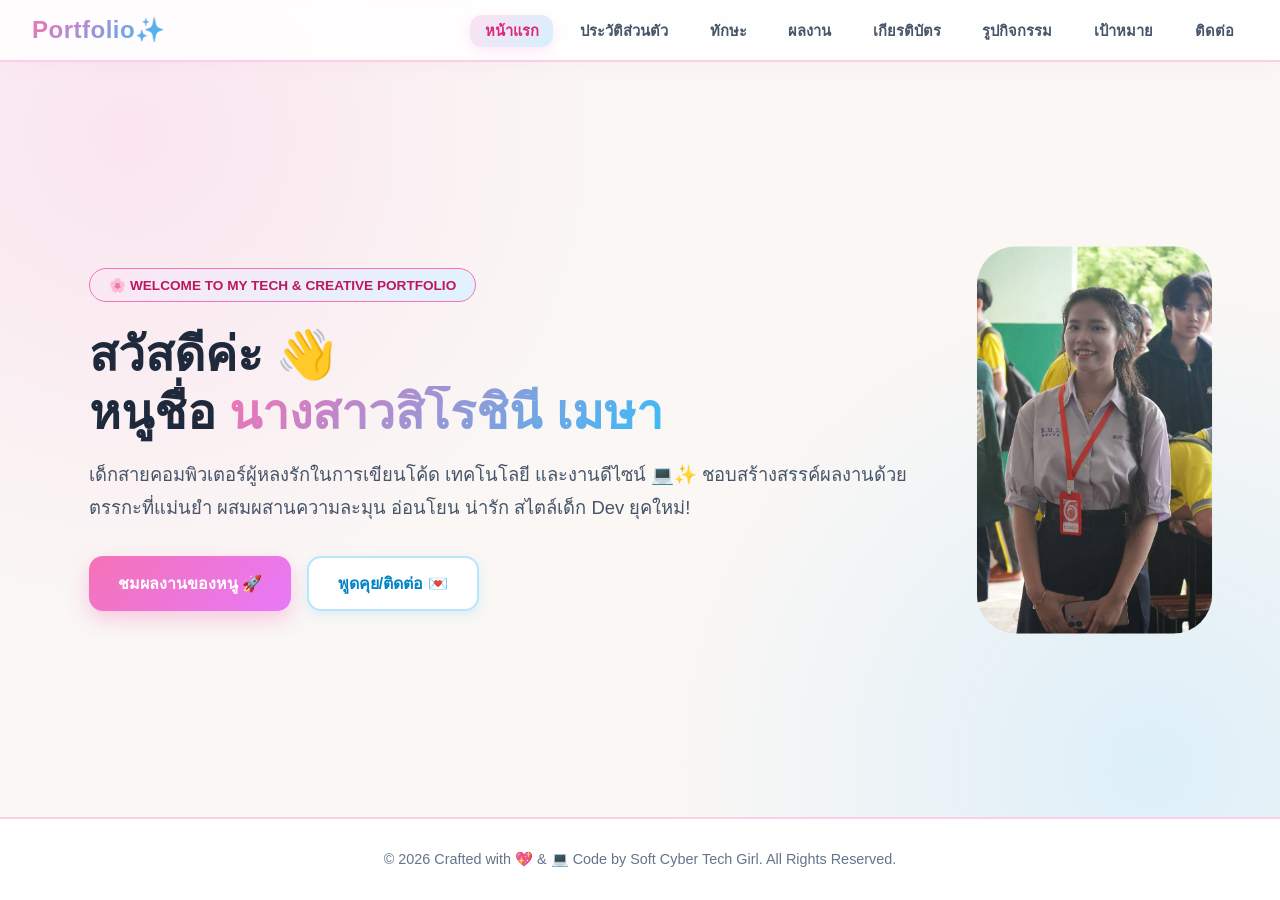
<file: index.html>
<!DOCTYPE html>
<html lang="th">
<head>
    <meta charset="UTF-8">
    <meta name="viewport" content="width=device-width, initial-scale=1.0">
    <title>Portfolio - หน้าแรก</title>
    <link rel="stylesheet" href="style.css">
</head>
<body>
    
    <navbar>
        <div class="logo">Portfolio✨</div>
        <ul class="nav-links">
            <li><a href="index.html" class="active">หน้าแรก</a></li><li><a href="about.html" >ประวัติส่วนตัว</a></li><li><a href="skills.html" >ทักษะ</a></li><li><a href="portfolio.html" >ผลงาน</a></li><li><a href="certificates.html" >เกียรติบัตร</a></li><li><a href="activities.html" >รูปกิจกรรม</a></li><li><a href="goals.html" >เป้าหมาย</a></li><li><a href="contact.html" >ติดต่อ</a></li>
        </ul>
    </navbar>
    
    <main style="display: flex; align-items: center;">
        <section class="hero">
            <div class="hero-content">
                <span class="badge">🌸 WELCOME TO MY TECH & CREATIVE PORTFOLIO</span>
                <h1 class="hero-title">สวัสดีค่ะ 👋<br>หนูชื่อ <span>นางสาวสิโรชินี เมษา</span></h1>
                <p class="hero-desc">
                    เด็กสายคอมพิวเตอร์ผู้หลงรักในการเขียนโค้ด เทคโนโลยี และงานดีไซน์ 💻✨ 
                    ชอบสร้างสรรค์ผลงานด้วยตรรกะที่แม่นยำ ผสมผสานความละมุน อ่อนโยน น่ารัก สไตล์เด็ก Dev ยุคใหม่!
                </p>
                <div class="hero-btns">
                    <a href="portfolio.html" class="btn-primary">ชมผลงานของหนู 🚀</a>
                    <a href="contact.html" class="btn-secondary">พูดคุย/ติดต่อ 💌</a>
                </div>
            </div>
            <div class="profile-avatar">
                <img src="img/4.jpg" alt="Profile Picture" style="width: 100%; height: 100%; object-fit: cover; transform: scale(1.3); object-position: 60% 15%;">
            </div>
        </section>
    </main>
    
    <footer>
        <p>© 2026 Crafted with 💖 & 💻 Code by Soft Cyber Tech Girl. All Rights Reserved.</p>
    </footer>
    
</body>
</html>
</file>
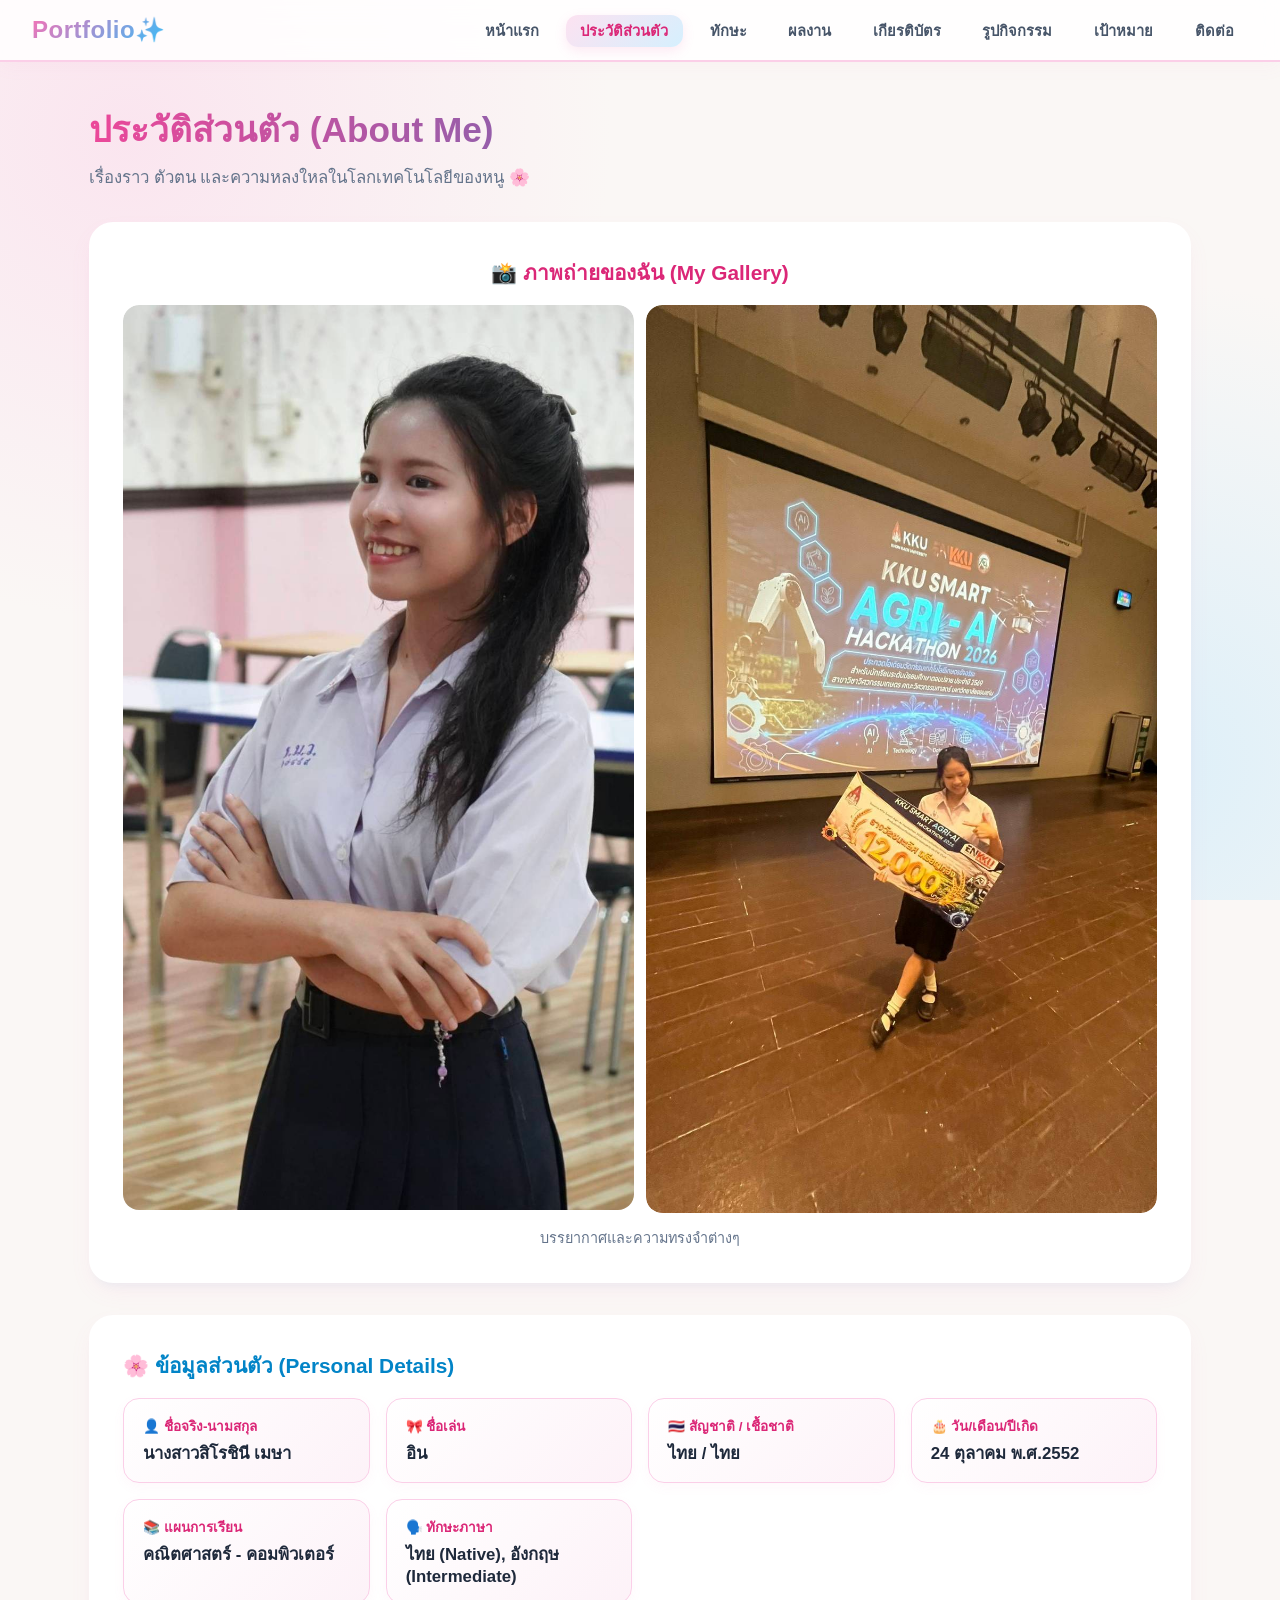
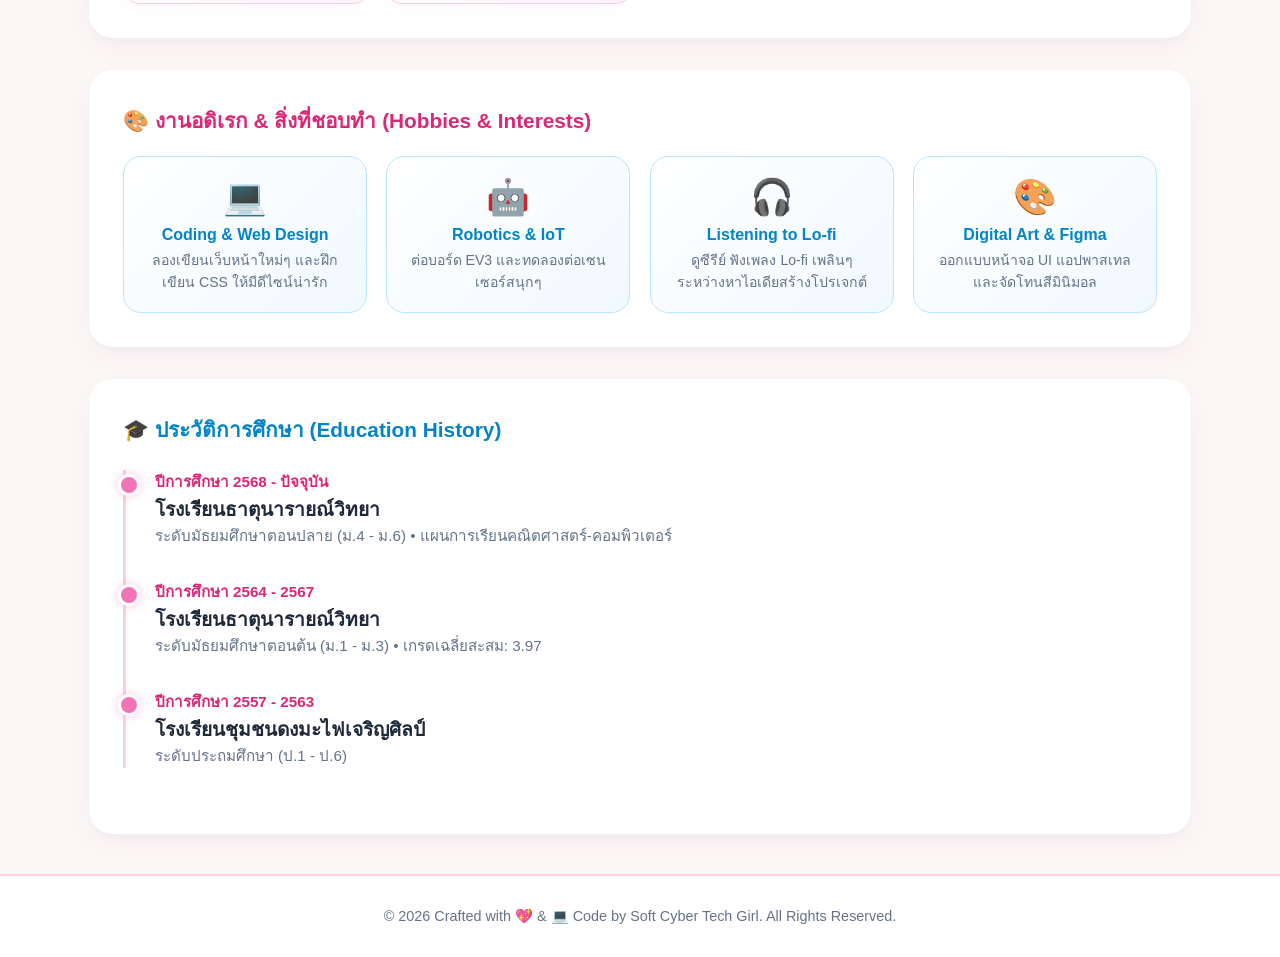
<file: about.html>
<!DOCTYPE html>
<html lang="th">
<head>
    <meta charset="UTF-8">
    <meta name="viewport" content="width=device-width, initial-scale=1.0">
    <title>Portfolio - ประวัติส่วนตัว</title>
    <link rel="stylesheet" href="style.css">
</head>
<body>
    
    <navbar>
        <div class="logo">Portfolio✨</div>
        <ul class="nav-links">
            <li><a href="index.html" >หน้าแรก</a></li><li><a href="about.html" class="active">ประวัติส่วนตัว</a></li><li><a href="skills.html" >ทักษะ</a></li><li><a href="portfolio.html" >ผลงาน</a></li><li><a href="certificates.html" >เกียรติบัตร</a></li><li><a href="activities.html" >รูปกิจกรรม</a></li><li><a href="goals.html" >เป้าหมาย</a></li><li><a href="contact.html" >ติดต่อ</a></li>
        </ul>
    </navbar>
    
    <main>
        <h1 class="page-title">ประวัติส่วนตัว (About Me)</h1>
        <p class="page-subtitle">เรื่องราว ตัวตน และความหลงใหลในโลกเทคโนโลยีของหนู 🌸</p>

        <!-- Section 1: รูปภาพของเรา (ปรับแก้ให้รูปไม่โดนตัด/ไม่เลื่อน) -->
        <div class="card" style="text-align: center; margin-bottom: 2rem;">
            <h2 style="color: #db2777; margin-bottom: 1rem; font-size: 1.3rem;">📸 ภาพถ่ายของฉัน (My Gallery)</h2>
            
            <div style="display: flex; gap: 0.8rem; flex-wrap: wrap;">
                <!-- รูปที่ 1 -->
                <div style="flex: 1; min-width: 250px; border-radius: 16px; overflow: hidden;">
                    <img src="img/8.jpg" alt="Profile Picture" style="width: 100%; height: auto; display: block; border-radius: 16px;">
                </div>
                <!-- รูปที่ 2 -->
                <div style="flex: 1; min-width: 250px; border-radius: 16px; overflow: hidden;">
                    <img src="img/7.jpg" alt="Profile Picture" style="width: 100%; height: auto; display: block; border-radius: 16px;">
                </div>
            </div>
            
            <p style="margin-top: 0.8rem; font-size: 0.9rem; color: var(--text-muted);">บรรยากาศและความทรงจำต่างๆ</p>
        </div>

        <!-- Section 2: ข้อมูลส่วนตัวแบบกรอบแต่ละบรรทัด (Boxed Info Grid) -->
        <div class="card" style="margin-bottom: 2rem;">
            <h2 style="color: #0284c7; margin-bottom: 0.8rem; font-size: 1.3rem;">🌸 ข้อมูลส่วนตัว (Personal Details)</h2>
            
            <div class="info-box-grid">
                <div class="info-box">
                    <div class="info-label">👤 ชื่อจริง-นามสกุล</div>
                    <div class="info-value">นางสาวสิโรชินี เมษา</div>
                </div>
                <div class="info-box">
                    <div class="info-label">🎀 ชื่อเล่น</div>
                    <div class="info-value">อิน</div>
                </div>
                <div class="info-box">
                    <div class="info-label">🇹🇭 สัญชาติ / เชื้อชาติ</div>
                    <div class="info-value">ไทย / ไทย</div>
                </div>
                <div class="info-box">
                    <div class="info-label">🎂 วัน/เดือน/ปีเกิด</div>
                    <div class="info-value">24 ตุลาคม พ.ศ.2552</div>
                </div>
                <div class="info-box">
                    <div class="info-label">📚 แผนการเรียน</div>
                    <div class="info-value">คณิตศาสตร์ - คอมพิวเตอร์</div>
                </div>
                <div class="info-box">
                    <div class="info-label">🗣️ ทักษะภาษา</div>
                    <div class="info-value">ไทย (Native), อังกฤษ (Intermediate)</div>
                </div>
            </div>
        </div>

        <!-- Section 3: งานอดิเรก (Hobbies) -->
        <div class="card" style="margin-bottom: 2rem;">
            <h2 style="color: #db2777; margin-bottom: 1.2rem; font-size: 1.3rem;">🎨 งานอดิเรก & สิ่งที่ชอบทำ (Hobbies & Interests)</h2>
            <div class="grid-4">
                <div class="hobby-card">
                    <div class="hobby-icon">💻</div>
                    <div class="hobby-title">Coding & Web Design</div>
                    <div class="hobby-desc">ลองเขียนเว็บหน้าใหม่ๆ และฝึกเขียน CSS ให้มีดีไซน์น่ารัก</div>
                </div>
                <div class="hobby-card">
                    <div class="hobby-icon">🤖</div>
                    <div class="hobby-title">Robotics & IoT</div>
                    <div class="hobby-desc">ต่อบอร์ด EV3 และทดลองต่อเซนเซอร์สนุกๆ</div>
                </div>
                <div class="hobby-card">
                    <div class="hobby-icon">🎧</div>
                    <div class="hobby-title">Listening to Lo-fi</div>
                    <div class="hobby-desc">ดูซีรีย์ ฟังเพลง Lo-fi เพลินๆ ระหว่างหาไอเดียสร้างโปรเจกต์</div>
                </div>
                <div class="hobby-card">
                    <div class="hobby-icon">🎨</div>
                    <div class="hobby-title">Digital Art & Figma</div>
                    <div class="hobby-desc">ออกแบบหน้าจอ UI แอปพาสเทลและจัดโทนสีมินิมอล</div>
                </div>
            </div>
        </div>

        <!-- Section 4: ประวัติการศึกษา -->
        <div class="card">
            <h2 style="color: #0284c7; margin-bottom: 1.5rem; font-size: 1.3rem;">🎓 ประวัติการศึกษา (Education History)</h2>
            <div class="timeline">
                <div class="timeline-item">
                    <div class="timeline-year">ปีการศึกษา 2568 - ปัจจุบัน</div>
                    <div class="timeline-school">โรงเรียนธาตุนารายณ์วิทยา</div>
                    <div class="timeline-degree">ระดับมัธยมศึกษาตอนปลาย (ม.4 - ม.6) • แผนการเรียนคณิตศาสตร์-คอมพิวเตอร์</div>
                </div>
                <div class="timeline-item">
                    <div class="timeline-year">ปีการศึกษา 2564 - 2567</div>
                    <div class="timeline-school">โรงเรียนธาตุนารายณ์วิทยา</div>
                    <div class="timeline-degree">ระดับมัธยมศึกษาตอนต้น (ม.1 - ม.3) • เกรดเฉลี่ยสะสม: 3.97</div>
                </div>
                <div class="timeline-item">
                    <div class="timeline-year">ปีการศึกษา 2557 - 2563</div>
                    <div class="timeline-school">โรงเรียนชุมชนดงมะไฟเจริญศิลป์</div>
                    <div class="timeline-degree">ระดับประถมศึกษา (ป.1 - ป.6)</div>
                </div>
            </div>
        </div>
    </main>
    
    <footer>
        <p>© 2026 Crafted with 💖 & 💻 Code by Soft Cyber Tech Girl. All Rights Reserved.</p>
    </footer>
    
</body>
</html>
</file>
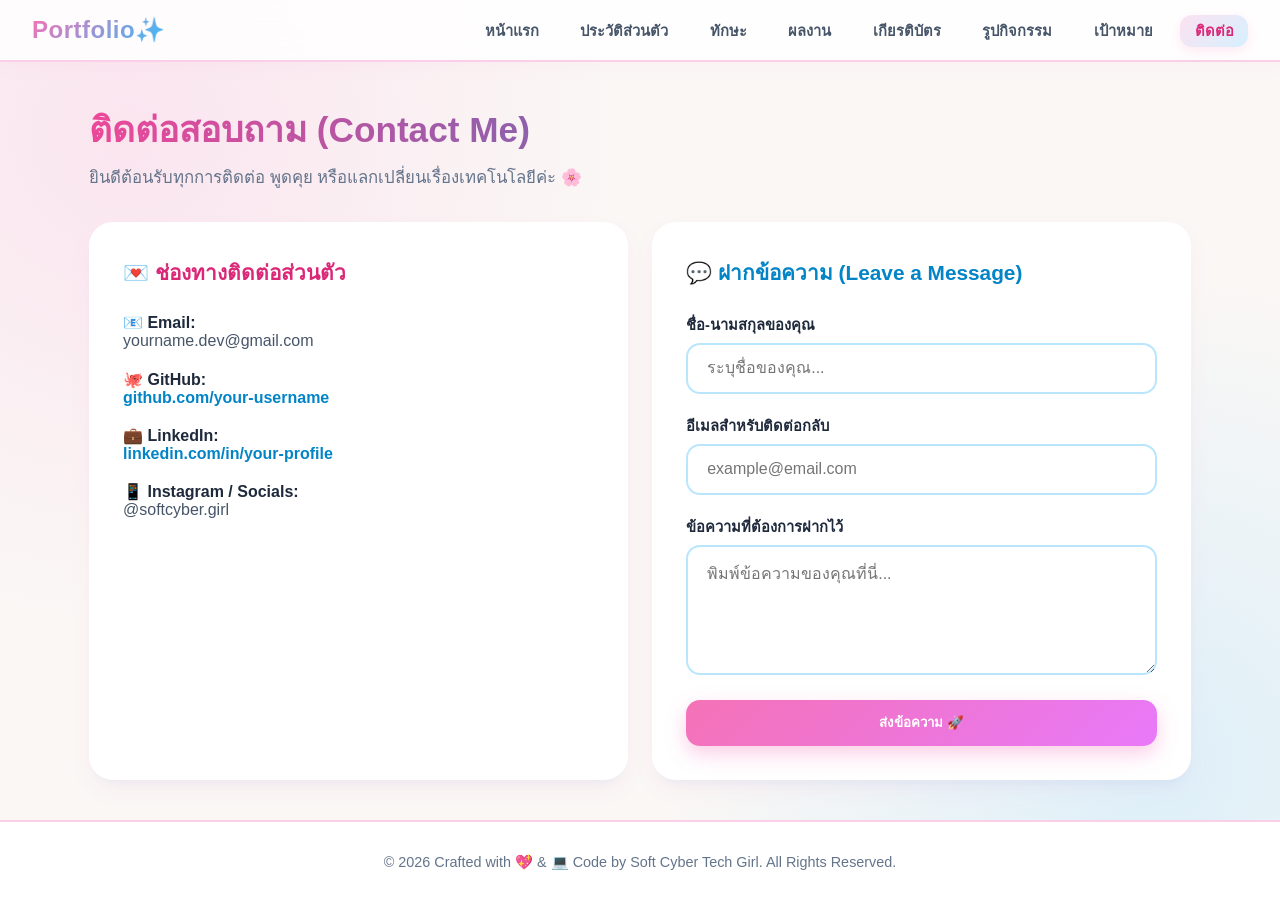
<file: contact.html>
<!DOCTYPE html>
<html lang="th">
<head>
    <meta charset="UTF-8">
    <meta name="viewport" content="width=device-width, initial-scale=1.0">
    <title>Portfolio - ติดต่อสอบถาม</title>
    <link rel="stylesheet" href="style.css">
</head>
<body>
    
    <navbar>
        <div class="logo">Portfolio✨</div>
        <ul class="nav-links">
            <li><a href="index.html" >หน้าแรก</a></li><li><a href="about.html" >ประวัติส่วนตัว</a></li><li><a href="skills.html" >ทักษะ</a></li><li><a href="portfolio.html" >ผลงาน</a></li><li><a href="certificates.html" >เกียรติบัตร</a></li><li><a href="activities.html" >รูปกิจกรรม</a></li><li><a href="goals.html" >เป้าหมาย</a></li><li><a href="contact.html" class="active">ติดต่อ</a></li>
        </ul>
    </navbar>
    
    <main>
        <h1 class="page-title">ติดต่อสอบถาม (Contact Me)</h1>
        <p class="page-subtitle">ยินดีต้อนรับทุกการติดต่อ พูดคุย หรือแลกเปลี่ยนเรื่องเทคโนโลยีค่ะ 🌸</p>

        <div class="grid-2">
            <!-- Contact Info Card -->
            <div class="card">
                <h2 style="color: #db2777; margin-bottom: 1.5rem; font-size: 1.3rem;">💌 ช่องทางติดต่อส่วนตัว</h2>
                
                <div style="display: flex; flex-direction: column; gap: 1.2rem;">
                    <div>
                        <strong style="color: var(--text-primary); display: block;">📧 Email:</strong>
                        <span style="color: var(--text-secondary);">yourname.dev@gmail.com</span>
                    </div>
                    <div>
                        <strong style="color: var(--text-primary); display: block;">🐙 GitHub:</strong>
                        <a href="https://github.com" target="_blank" style="color: #0284c7; text-decoration: none; font-weight: 600;">github.com/your-username</a>
                    </div>
                    <div>
                        <strong style="color: var(--text-primary); display: block;">💼 LinkedIn:</strong>
                        <a href="https://linkedin.com" target="_blank" style="color: #0284c7; text-decoration: none; font-weight: 600;">linkedin.com/in/your-profile</a>
                    </div>
                    <div>
                        <strong style="color: var(--text-primary); display: block;">📱 Instagram / Socials:</strong>
                        <span style="color: var(--text-secondary);">@softcyber.girl</span>
                    </div>
                </div>
            </div>

            <!-- Contact Form Card -->
            <div class="card">
                <h2 style="color: #0284c7; margin-bottom: 1.5rem; font-size: 1.3rem;">💬 ฝากข้อความ (Leave a Message)</h2>
                <form action="#" method="POST" onsubmit="event.preventDefault(); alert('ขอบคุณสำหรับข้อความค่ะ! (ตัวอย่างฟอร์ม)');">
                    <div class="form-group">
                        <label for="name">ชื่อ-นามสกุลของคุณ</label>
                        <input type="text" id="name" name="name" class="form-control" placeholder="ระบุชื่อของคุณ..." required>
                    </div>

                    <div class="form-group">
                        <label for="email">อีเมลสำหรับติดต่อกลับ</label>
                        <input type="email" id="email" name="email" class="form-control" placeholder="example@email.com" required>
                    </div>

                    <div class="form-group">
                        <label for="message">ข้อความที่ต้องการฝากไว้</label>
                        <textarea id="message" name="message" class="form-control" placeholder="พิมพ์ข้อความของคุณที่นี่..." required></textarea>
                    </div>

                    <button type="submit" class="btn-primary" style="width: 100%;">ส่งข้อความ 🚀</button>
                </form>
            </div>
        </div>
    </main>
    
    <footer>
        <p>© 2026 Crafted with 💖 & 💻 Code by Soft Cyber Tech Girl. All Rights Reserved.</p>
    </footer>
    
</body>
</html>
</file>
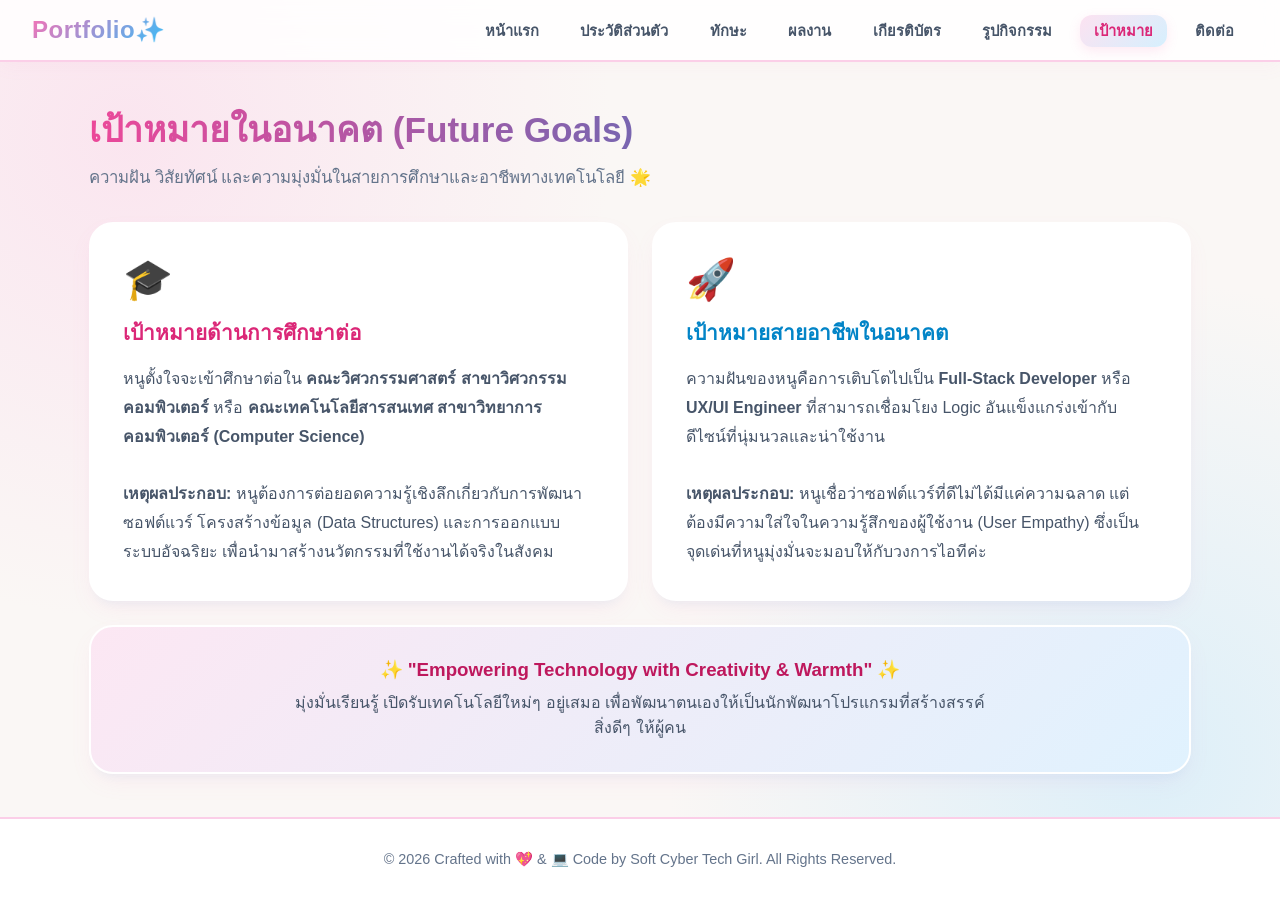
<file: goals.html>
<!DOCTYPE html>
<html lang="th">
<head>
    <meta charset="UTF-8">
    <meta name="viewport" content="width=device-width, initial-scale=1.0">
    <title>Portfolio - เป้าหมายในอนาคต</title>
    <link rel="stylesheet" href="style.css">
</head>
<body>
    
    <navbar>
        <div class="logo">Portfolio✨</div>
        <ul class="nav-links">
            <li><a href="index.html" >หน้าแรก</a></li><li><a href="about.html" >ประวัติส่วนตัว</a></li><li><a href="skills.html" >ทักษะ</a></li><li><a href="portfolio.html" >ผลงาน</a></li><li><a href="certificates.html" >เกียรติบัตร</a></li><li><a href="activities.html" >รูปกิจกรรม</a></li><li><a href="goals.html" class="active">เป้าหมาย</a></li><li><a href="contact.html" >ติดต่อ</a></li>
        </ul>
    </navbar>
    
    <main>
        <h1 class="page-title">เป้าหมายในอนาคต (Future Goals)</h1>
        <p class="page-subtitle">ความฝัน วิสัยทัศน์ และความมุ่งมั่นในสายการศึกษาและอาชีพทางเทคโนโลยี 🌟</p>

        <div class="grid-2">
            <div class="card">
                <div style="font-size: 2.5rem; margin-bottom: 0.8rem;">🎓</div>
                <h2 style="color: #db2777; margin-bottom: 1rem; font-size: 1.3rem;">เป้าหมายด้านการศึกษาต่อ</h2>
                <p style="color: var(--text-secondary); line-height: 1.8;">
                    หนูตั้งใจจะเข้าศึกษาต่อใน <strong>คณะวิศวกรรมศาสตร์ สาขาวิศวกรรมคอมพิวเตอร์</strong> หรือ <strong>คณะเทคโนโลยีสารสนเทศ สาขาวิทยาการคอมพิวเตอร์ (Computer Science)</strong>
                    <br><br>
                    <strong>เหตุผลประกอบ:</strong> หนูต้องการต่อยอดความรู้เชิงลึกเกี่ยวกับการพัฒนาซอฟต์แวร์ โครงสร้างข้อมูล (Data Structures) และการออกแบบระบบอัจฉริยะ เพื่อนำมาสร้างนวัตกรรมที่ใช้งานได้จริงในสังคม
                </p>
            </div>

            <div class="card">
                <div style="font-size: 2.5rem; margin-bottom: 0.8rem;">🚀</div>
                <h2 style="color: #0284c7; margin-bottom: 1rem; font-size: 1.3rem;">เป้าหมายสายอาชีพในอนาคต</h2>
                <p style="color: var(--text-secondary); line-height: 1.8;">
                    ความฝันของหนูคือการเติบโตไปเป็น <strong>Full-Stack Developer</strong> หรือ <strong>UX/UI Engineer</strong> ที่สามารถเชื่อมโยง Logic อันแข็งแกร่งเข้ากับดีไซน์ที่นุ่มนวลและน่าใช้งาน
                    <br><br>
                    <strong>เหตุผลประกอบ:</strong> หนูเชื่อว่าซอฟต์แวร์ที่ดีไม่ได้มีแค่ความฉลาด แต่ต้องมีความใส่ใจในความรู้สึกของผู้ใช้งาน (User Empathy) ซึ่งเป็นจุดเด่นที่หนูมุ่งมั่นจะมอบให้กับวงการไอทีค่ะ
                </p>
            </div>
        </div>

        <div class="card" style="margin-top: 1.5rem; text-align: center; background: linear-gradient(135deg, #fce7f3, #e0f2fe);">
            <h3 style="color: #be185d; margin-bottom: 0.6rem;">✨ "Empowering Technology with Creativity & Warmth" ✨</h3>
            <p style="color: var(--text-secondary); max-width: 700px; margin: 0 auto;">
                มุ่งมั่นเรียนรู้ เปิดรับเทคโนโลยีใหม่ๆ อยู่เสมอ เพื่อพัฒนาตนเองให้เป็นนักพัฒนาโปรแกรมที่สร้างสรรค์สิ่งดีๆ ให้ผู้คน
            </p>
        </div>
    </main>
    
    <footer>
        <p>© 2026 Crafted with 💖 & 💻 Code by Soft Cyber Tech Girl. All Rights Reserved.</p>
    </footer>
    
</body>
</html>
</file>
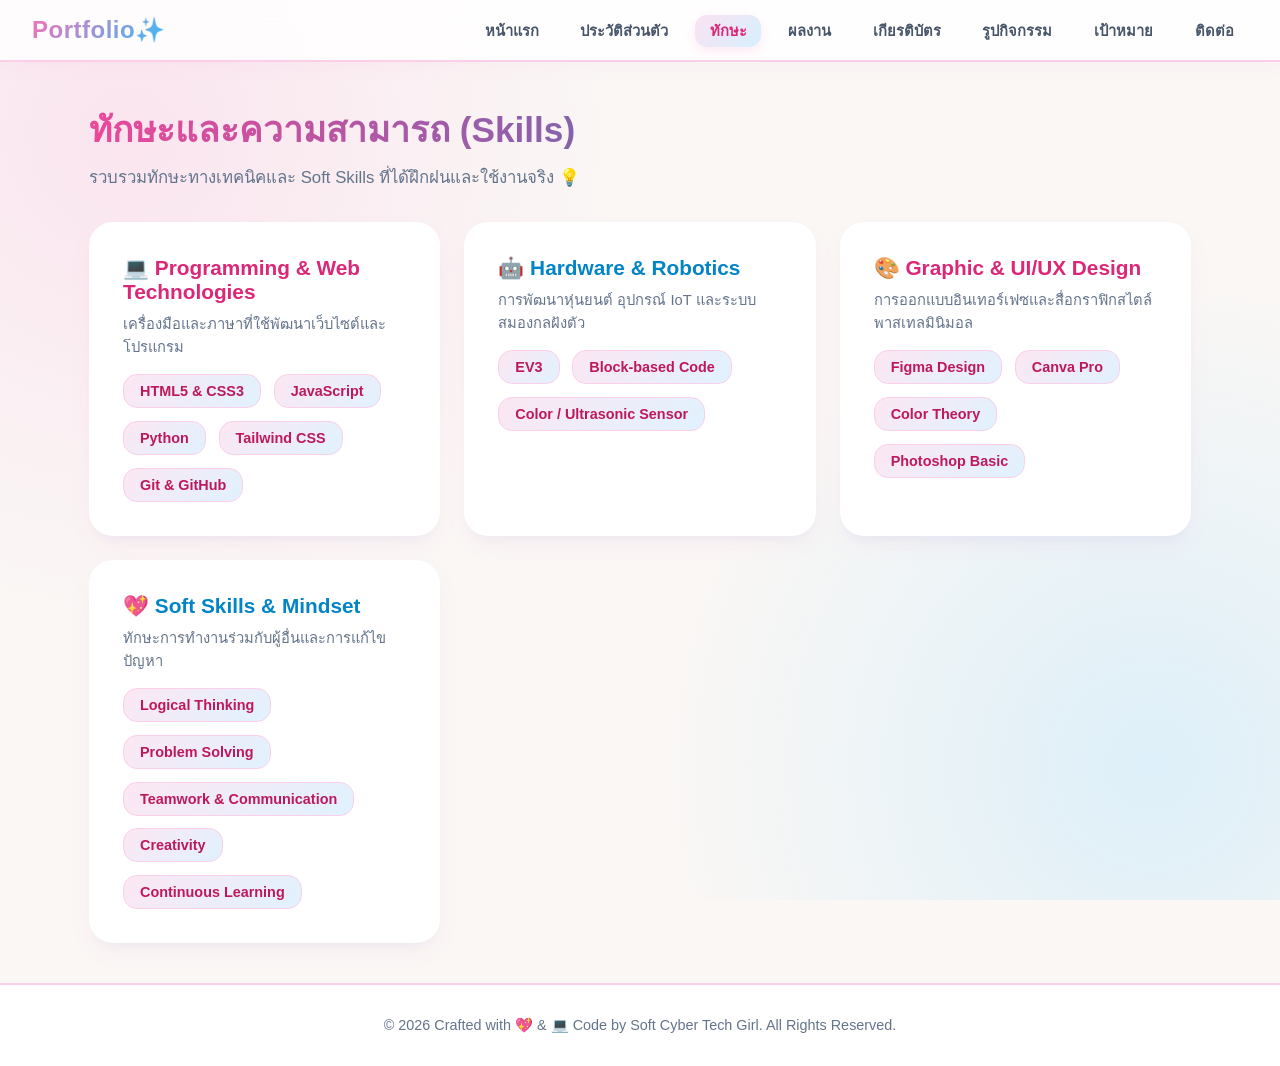
<file: skills.html>
<!DOCTYPE html>
<html lang="th">
<head>
    <meta charset="UTF-8">
    <meta name="viewport" content="width=device-width, initial-scale=1.0">
    <title>Portfolio - ทักษะและความสามารถ</title>
    <link rel="stylesheet" href="style.css">
</head>
<body>
    
    <navbar>
        <div class="logo">Portfolio✨</div>
        <ul class="nav-links">
            <li><a href="index.html" >หน้าแรก</a></li><li><a href="about.html" >ประวัติส่วนตัว</a></li><li><a href="skills.html" class="active">ทักษะ</a></li><li><a href="portfolio.html" >ผลงาน</a></li><li><a href="certificates.html" >เกียรติบัตร</a></li><li><a href="activities.html" >รูปกิจกรรม</a></li><li><a href="goals.html" >เป้าหมาย</a></li><li><a href="contact.html" >ติดต่อ</a></li>
        </ul>
    </navbar>
    
    <main>
        <h1 class="page-title">ทักษะและความสามารถ (Skills)</h1>
        <p class="page-subtitle">รวบรวมทักษะทางเทคนิคและ Soft Skills ที่ได้ฝึกฝนและใช้งานจริง 💡</p>

        <div class="grid-2">
            <div class="card">
                <h2 style="color: #db2777; margin-bottom: 0.5rem; font-size: 1.3rem;">💻 Programming & Web Technologies</h2>
                <p style="color: var(--text-muted); font-size: 0.92rem;">เครื่องมือและภาษาที่ใช้พัฒนาเว็บไซต์และโปรแกรม</p>
                <div class="skill-tags">
                    <span class="tag">HTML5 & CSS3</span>
                    <span class="tag">JavaScript </span>
                    <span class="tag">Python</span>
                    <span class="tag">Tailwind CSS</span>
                    <span class="tag">Git & GitHub</span>
                </div>
            </div>

            <div class="card">
                <h2 style="color: #0284c7; margin-bottom: 0.5rem; font-size: 1.3rem;">🤖 Hardware & Robotics</h2>
                <p style="color: var(--text-muted); font-size: 0.92rem;">การพัฒนาหุ่นยนต์ อุปกรณ์ IoT และระบบสมองกลฝังตัว</p>
                <div class="skill-tags">
                    <span class="tag">EV3</span>
                    <span class="tag">Block-based Code</span>
                    <span class="tag">Color / Ultrasonic Sensor</span>
                </div>
            </div>

            <div class="card">
                <h2 style="color: #db2777; margin-bottom: 0.5rem; font-size: 1.3rem;">🎨 Graphic & UI/UX Design</h2>
                <p style="color: var(--text-muted); font-size: 0.92rem;">การออกแบบอินเทอร์เฟซและสื่อกราฟิกสไตล์พาสเทลมินิมอล</p>
                <div class="skill-tags">
                    <span class="tag">Figma Design</span>
                    <span class="tag">Canva Pro</span>
                    <span class="tag">Color Theory</span>
                    <span class="tag">Photoshop Basic</span>
                </div>
            </div>

            <div class="card">
                <h2 style="color: #0284c7; margin-bottom: 0.5rem; font-size: 1.3rem;">💖 Soft Skills & Mindset</h2>
                <p style="color: var(--text-muted); font-size: 0.92rem;">ทักษะการทำงานร่วมกับผู้อื่นและการแก้ไขปัญหา</p>
                <div class="skill-tags">
                    <span class="tag">Logical Thinking</span>
                    <span class="tag">Problem Solving</span>
                    <span class="tag">Teamwork & Communication</span>
                    <span class="tag">Creativity</span>
                    <span class="tag">Continuous Learning</span>
                </div>
            </div>
        </div>
    </main>
    
    <footer>
        <p>© 2026 Crafted with 💖 & 💻 Code by Soft Cyber Tech Girl. All Rights Reserved.</p>
    </footer>
    
</body>
</html>
</file>
<file: style.css>
/* Soft Pastel Cyber-Girl Theme (Milky White + Pastel Pink + Pastel Blue) */
:root {
    --bg-main: #faf7f5;
    --bg-card: #ffffff;
    --bg-card-alt: #f1f5f9;
    --accent-pink: #f472b6;
    --accent-pink-light: #fbcfe8;
    --accent-blue: #38bdf8;
    --accent-blue-light: #bae6fd;
    --accent-lavender: #c084fc;
    --text-primary: #1e293b;
    --text-secondary: #475569;
    --text-muted: #64748b;
    --border-color: #f1f5f9;
    --border-pink: rgba(244, 114, 182, 0.3);
    --border-blue: rgba(56, 189, 248, 0.3);
    --shadow-soft: 0 10px 25px -5px rgba(244, 114, 182, 0.1), 0 8px 10px -6px rgba(56, 189, 248, 0.08);
    --shadow-hover: 0 20px 30px -10px rgba(244, 114, 182, 0.25), 0 10px 15px -5px rgba(56, 189, 248, 0.2);
}

* {
    margin: 0;
    padding: 0;
    box-sizing: border-box;
    font-family: 'Inter', 'Prompt', -apple-system, BlinkMacSystemFont, 'Segoe UI', Roboto, sans-serif;
}

body {
    background-color: var(--bg-main);
    color: var(--text-primary);
    min-height: 100vh;
    display: flex;
    flex-direction: column;
    background-image: 
        radial-gradient(circle at 10% 15%, rgba(251, 207, 232, 0.45) 0%, transparent 35%),
        radial-gradient(circle at 90% 85%, rgba(186, 230, 253, 0.45) 0%, transparent 35%);
    background-attachment: fixed;
}

/* Glass Navbar */
navbar {
    position: sticky;
    top: 0;
    z-index: 100;
    background: rgba(255, 255, 255, 0.85);
    backdrop-filter: blur(14px);
    border-bottom: 2px solid var(--accent-pink-light);
    padding: 1rem 2rem;
    display: flex;
    justify-content: space-between;
    align-items: center;
    box-shadow: 0 4px 20px rgba(244, 114, 182, 0.05);
}

.logo {
    font-weight: 800;
    font-size: 1.5rem;
    letter-spacing: 0.5px;
    background: linear-gradient(135deg, var(--accent-pink), var(--accent-blue));
    -webkit-background-clip: text;
    -webkit-text-fill-color: transparent;
}

.nav-links {
    display: flex;
    gap: 0.8rem;
    list-style: none;
    flex-wrap: wrap;
}

.nav-links a {
    color: var(--text-secondary);
    text-decoration: none;
    font-size: 0.92rem;
    font-weight: 600;
    transition: all 0.3s ease;
    padding: 0.5rem 0.9rem;
    border-radius: 12px;
}

.nav-links a:hover, .nav-links a.active {
    color: #db2777;
    background: linear-gradient(135deg, rgba(251, 207, 232, 0.6), rgba(186, 230, 253, 0.6));
    box-shadow: 0 4px 12px rgba(244, 114, 182, 0.15);
}

/* Main Container */
main {
    flex: 1;
    max-width: 1150px;
    width: 100%;
    margin: 0 auto;
    padding: 2.5rem 1.5rem;
}

/* Page Titles */
.page-title {
    font-size: 2.2rem;
    font-weight: 800;
    margin-bottom: 0.4rem;
    background: linear-gradient(90deg, #ec4899, #0284c7);
    -webkit-background-clip: text;
    -webkit-text-fill-color: transparent;
}

.page-subtitle {
    color: var(--text-muted);
    margin-bottom: 2rem;
    font-size: 1.05rem;
}

/* Cards & Containers */
.card {
    background: var(--bg-card);
    border: 2px solid #fff;
    border-radius: 24px;
    padding: 2rem;
    box-shadow: var(--shadow-soft);
    transition: all 0.35s cubic-bezier(0.4, 0, 0.2, 1);
    position: relative;
}

.card:hover {
    transform: translateY(-6px);
    box-shadow: var(--shadow-hover);
    border-color: var(--accent-pink-light);
}

/* Hero Section */
.hero {
    display: flex;
    align-items: center;
    justify-content: space-between;
    gap: 3rem;
    min-height: 65vh;
}

.badge {
    display: inline-block;
    padding: 0.5rem 1.2rem;
    background: linear-gradient(135deg, #fce7f3, #e0f2fe);
    border: 1px solid var(--accent-pink);
    color: #be185d;
    border-radius: 50px;
    font-size: 0.85rem;
    font-weight: 700;
    margin-bottom: 1.5rem;
}

.hero-title {
    font-size: 3rem;
    font-weight: 800;
    line-height: 1.2;
    margin-bottom: 1rem;
    color: var(--text-primary);
}

.hero-title span {
    background: linear-gradient(135deg, var(--accent-pink), var(--accent-blue));
    -webkit-background-clip: text;
    -webkit-text-fill-color: transparent;
}

.hero-desc {
    font-size: 1.15rem;
    color: var(--text-secondary);
    line-height: 1.8;
    margin-bottom: 2rem;
}

.hero-btns {
    display: flex;
    gap: 1rem;
}

.btn-primary {
    padding: 0.8rem 1.8rem;
    background: linear-gradient(135deg, var(--accent-pink), #e879f9);
    color: white;
    text-decoration: none;
    border-radius: 14px;
    font-weight: 700;
    box-shadow: 0 8px 20px rgba(244, 114, 182, 0.35);
    transition: all 0.25s ease;
    border: none;
    cursor: pointer;
    display: inline-flex;
    align-items: center;
    justify-content: center;
    gap: 0.5rem;
}

.btn-primary:hover {
    transform: translateY(-3px);
    box-shadow: 0 12px 25px rgba(244, 114, 182, 0.5);
}

.btn-secondary {
    padding: 0.8rem 1.8rem;
    background: #ffffff;
    color: #0284c7;
    text-decoration: none;
    border-radius: 14px;
    font-weight: 700;
    border: 2px solid var(--accent-blue-light);
    box-shadow: 0 4px 12px rgba(56, 189, 248, 0.15);
    transition: all 0.25s ease;
}

.btn-secondary:hover {
    background: #e0f2fe;
    border-color: var(--accent-blue);
    transform: translateY(-2px);
}

.profile-avatar {
    width: 310px;
    height: 310px;
    border-radius: 35px;
    position: relative;
    background: linear-gradient(135deg, var(--accent-pink), var(--accent-blue));
    padding: 6px;
    box-shadow: var(--shadow-hover);
}

.profile-avatar img {
    width: 100%;
    height: 100%;
    object-fit: cover;
    border-radius: 30px;
    background: #fff;
}

/* Grids */
.grid-2 {
    display: grid;
    grid-template-columns: repeat(auto-fit, minmax(320px, 1fr));
    gap: 1.5rem;
}

.grid-3 {
    display: grid;
    grid-template-columns: repeat(auto-fit, minmax(300px, 1fr));
    gap: 1.5rem;
}

.grid-4 {
    display: grid;
    grid-template-columns: repeat(auto-fit, minmax(220px, 1fr));
    gap: 1.2rem;
}

/* About Page Specifics: Boxed Details */
.info-box-grid {
    display: grid;
    grid-template-columns: repeat(auto-fit, minmax(230px, 1fr));
    gap: 1rem;
    margin-top: 1rem;
}

.info-box {
    background: linear-gradient(135deg, #fff, #fdf2f8);
    border: 1.5px solid var(--accent-pink-light);
    border-radius: 16px;
    padding: 1rem 1.2rem;
    box-shadow: 0 4px 12px rgba(244, 114, 182, 0.05);
    transition: all 0.25s ease;
}

.info-box:hover {
    transform: translateY(-3px);
    border-color: var(--accent-pink);
    background: #fff;
    box-shadow: 0 8px 18px rgba(244, 114, 182, 0.15);
}

.info-label {
    font-size: 0.85rem;
    font-weight: 700;
    color: #db2777;
    margin-bottom: 0.2rem;
    display: flex;
    align-items: center;
    gap: 0.4rem;
}

.info-value {
    font-size: 1.05rem;
    font-weight: 600;
    color: var(--text-primary);
}

/* Hobby Cards */
.hobby-card {
    background: linear-gradient(135deg, #fff, #f0f9ff);
    border: 1.5px solid var(--accent-blue-light);
    border-radius: 18px;
    padding: 1.2rem;
    text-align: center;
    transition: all 0.25s ease;
}

.hobby-card:hover {
    transform: translateY(-4px);
    border-color: var(--accent-blue);
    background: #fff;
    box-shadow: 0 8px 18px rgba(56, 189, 248, 0.18);
}

.hobby-icon {
    font-size: 2.2rem;
    margin-bottom: 0.5rem;
}

.hobby-title {
    font-weight: 700;
    color: #0284c7;
    margin-bottom: 0.3rem;
}

.hobby-desc {
    font-size: 0.88rem;
    color: var(--text-muted);
}

/* Timeline (About Page) */
.timeline {
    position: relative;
    padding-left: 1.8rem;
    border-left: 3px solid var(--accent-pink-light);
}

.timeline-item {
    margin-bottom: 2rem;
    position: relative;
}

.timeline-item::before {
    content: '';
    position: absolute;
    left: -2.3rem;
    top: 0.2rem;
    width: 16px;
    height: 16px;
    border-radius: 50%;
    background: var(--accent-pink);
    border: 3px solid #fff;
    box-shadow: 0 0 10px rgba(244, 114, 182, 0.4);
}

.timeline-year {
    color: #db2777;
    font-weight: 700;
    font-size: 0.95rem;
}

.timeline-school {
    font-size: 1.2rem;
    font-weight: 700;
    color: var(--text-primary);
}

.timeline-degree {
    color: var(--text-muted);
    font-size: 0.95rem;
}

/* Zoom Hover Effect for Portfolio & Certificate Cards */
.zoom-card {
    cursor: pointer;
    overflow: hidden;
}

.img-zoom-container {
    width: 100%;
    height: 220px;
    border-radius: 16px;
    overflow: hidden;
    margin-bottom: 1.2rem;
    border: 1px solid rgba(0, 0, 0, 0.05);
}

.img-zoom-container img {
    width: 100%;
    height: 100%;
    object-fit: cover;
    transition: transform 0.4s cubic-bezier(0.4, 0, 0.2, 1);
}

.zoom-card:hover .img-zoom-container img {
    transform: scale(1.1);
}

/* Activity Gallery Card (Click to view slider) */
.activity-card {
    background: #fff;
    border-radius: 20px;
    padding: 1.2rem;
    border: 2px solid var(--accent-pink-light);
    box-shadow: var(--shadow-soft);
    cursor: pointer;
    transition: all 0.3s ease;
}

.activity-card:hover {
    transform: translateY(-6px) scale(1.02);
    box-shadow: var(--shadow-hover);
    border-color: var(--accent-pink);
}

.activity-badge {
    position: absolute;
    top: 1.8rem;
    right: 1.8rem;
    background: rgba(255, 255, 255, 0.9);
    backdrop-filter: blur(8px);
    color: #db2777;
    padding: 0.3rem 0.8rem;
    border-radius: 20px;
    font-size: 0.8rem;
    font-weight: 700;
    box-shadow: 0 4px 10px rgba(0,0,0,0.1);
}

/* Lightbox Modal Slider (Page 8) */
.modal-overlay {
    display: none;
    position: fixed;
    top: 0;
    left: 0;
    width: 100%;
    height: 100%;
    background: rgba(15, 23, 42, 0.85);
    backdrop-filter: blur(10px);
    z-index: 999;
    justify-content: center;
    align-items: center;
    padding: 1.5rem;
    animation: fadeIn 0.3s ease;
}

.modal-overlay.active {
    display: flex;
}

.modal-container {
    background: #fff;
    border-radius: 28px;
    max-width: 800px;
    width: 100%;
    overflow: hidden;
    box-shadow: 0 25px 50px -12px rgba(0, 0, 0, 0.5);
    position: relative;
    animation: popUp 0.3s cubic-bezier(0.175, 0.885, 0.32, 1.275);
}

.modal-close {
    position: absolute;
    top: 1rem;
    right: 1rem;
    width: 40px;
    height: 40px;
    background: rgba(255, 255, 255, 0.9);
    border: none;
    border-radius: 50%;
    font-size: 1.4rem;
    cursor: pointer;
    z-index: 10;
    display: flex;
    align-items: center;
    justify-content: center;
    box-shadow: 0 4px 12px rgba(0,0,0,0.15);
    transition: transform 0.2s;
}

.modal-close:hover {
    transform: scale(1.1) rotate(90deg);
    background: #fff;
    color: #ec4899;
}

.slider-wrapper {
    position: relative;
    width: 100%;
    height: 420px;
    background: #0f172a;
}

.slide-img {
    width: 100%;
    height: 100%;
    object-fit: contain;
}

.slider-btn {
    position: absolute;
    top: 50%;
    transform: translateY(-50%);
    width: 48px;
    height: 48px;
    background: rgba(255, 255, 255, 0.85);
    border: none;
    border-radius: 50%;
    font-size: 1.5rem;
    cursor: pointer;
    z-index: 5;
    display: flex;
    align-items: center;
    justify-content: center;
    box-shadow: 0 4px 12px rgba(0,0,0,0.2);
    transition: all 0.2s;
    color: #1e293b;
}

.slider-btn:hover {
    background: #fff;
    color: #ec4899;
    transform: translateY(-50%) scale(1.1);
}

.prev-btn { left: 1rem; }
.next-btn { right: 1rem; }

.modal-info {
    padding: 1.5rem 2rem;
}

.modal-title {
    font-size: 1.4rem;
    font-weight: 800;
    color: var(--text-primary);
    margin-bottom: 0.4rem;
}

.modal-desc {
    color: var(--text-muted);
    font-size: 0.95rem;
    line-height: 1.6;
}

.slide-counter {
    display: inline-block;
    margin-top: 0.5rem;
    font-size: 0.85rem;
    font-weight: 700;
    color: #db2777;
    background: #fce7f3;
    padding: 0.2rem 0.6rem;
    border-radius: 12px;
}

@keyframes fadeIn {
    from { opacity: 0; }
    to { opacity: 1; }
}

@keyframes popUp {
    from { transform: scale(0.9); opacity: 0; }
    to { transform: scale(1); opacity: 1; }
}

/* Skill Tags */
.skill-tags {
    display: flex;
    flex-wrap: wrap;
    gap: 0.8rem;
    margin-top: 1rem;
}

.tag {
    background: linear-gradient(135deg, #fce7f3, #e0f2fe);
    border: 1px solid var(--accent-pink-light);
    color: #be185d;
    padding: 0.5rem 1rem;
    border-radius: 14px;
    font-size: 0.9rem;
    font-weight: 700;
    transition: all 0.2s;
}

.tag:hover {
    background: linear-gradient(135deg, var(--accent-pink), var(--accent-blue));
    color: white;
    transform: translateY(-2px);
    box-shadow: 0 4px 12px rgba(244, 114, 182, 0.3);
}

/* Contact Form */
.form-group {
    margin-bottom: 1.3rem;
}

.form-group label {
    display: block;
    margin-bottom: 0.4rem;
    color: var(--text-primary);
    font-weight: 700;
    font-size: 0.92rem;
}

.form-control {
    width: 100%;
    padding: 0.9rem 1.2rem;
    background: #fff;
    border: 2px solid var(--accent-blue-light);
    border-radius: 14px;
    color: var(--text-primary);
    font-size: 1rem;
    outline: none;
    transition: all 0.3s;
}

.form-control:focus {
    border-color: var(--accent-pink);
    box-shadow: 0 0 15px rgba(244, 114, 182, 0.25);
}

textarea.form-control {
    resize: vertical;
    min-height: 130px;
}

/* Footer */
footer {
    text-align: center;
    padding: 2rem;
    border-top: 2px solid var(--accent-pink-light);
    color: var(--text-muted);
    font-size: 0.9rem;
    background: #fff;
    margin-top: auto;
}

@media (max-width: 768px) {
    navbar {
        flex-direction: column;
        gap: 0.8rem;
        padding: 1rem;
    }
    .hero {
        flex-direction: column-reverse;
        text-align: center;
        justify-content: center;
    }
    .profile-avatar {
        width: 240px;
        height: 240px;
    }
    .hero-btns {
        justify-content: center;
    }
    .slider-wrapper {
        height: 280px;
    }
}
</file>
